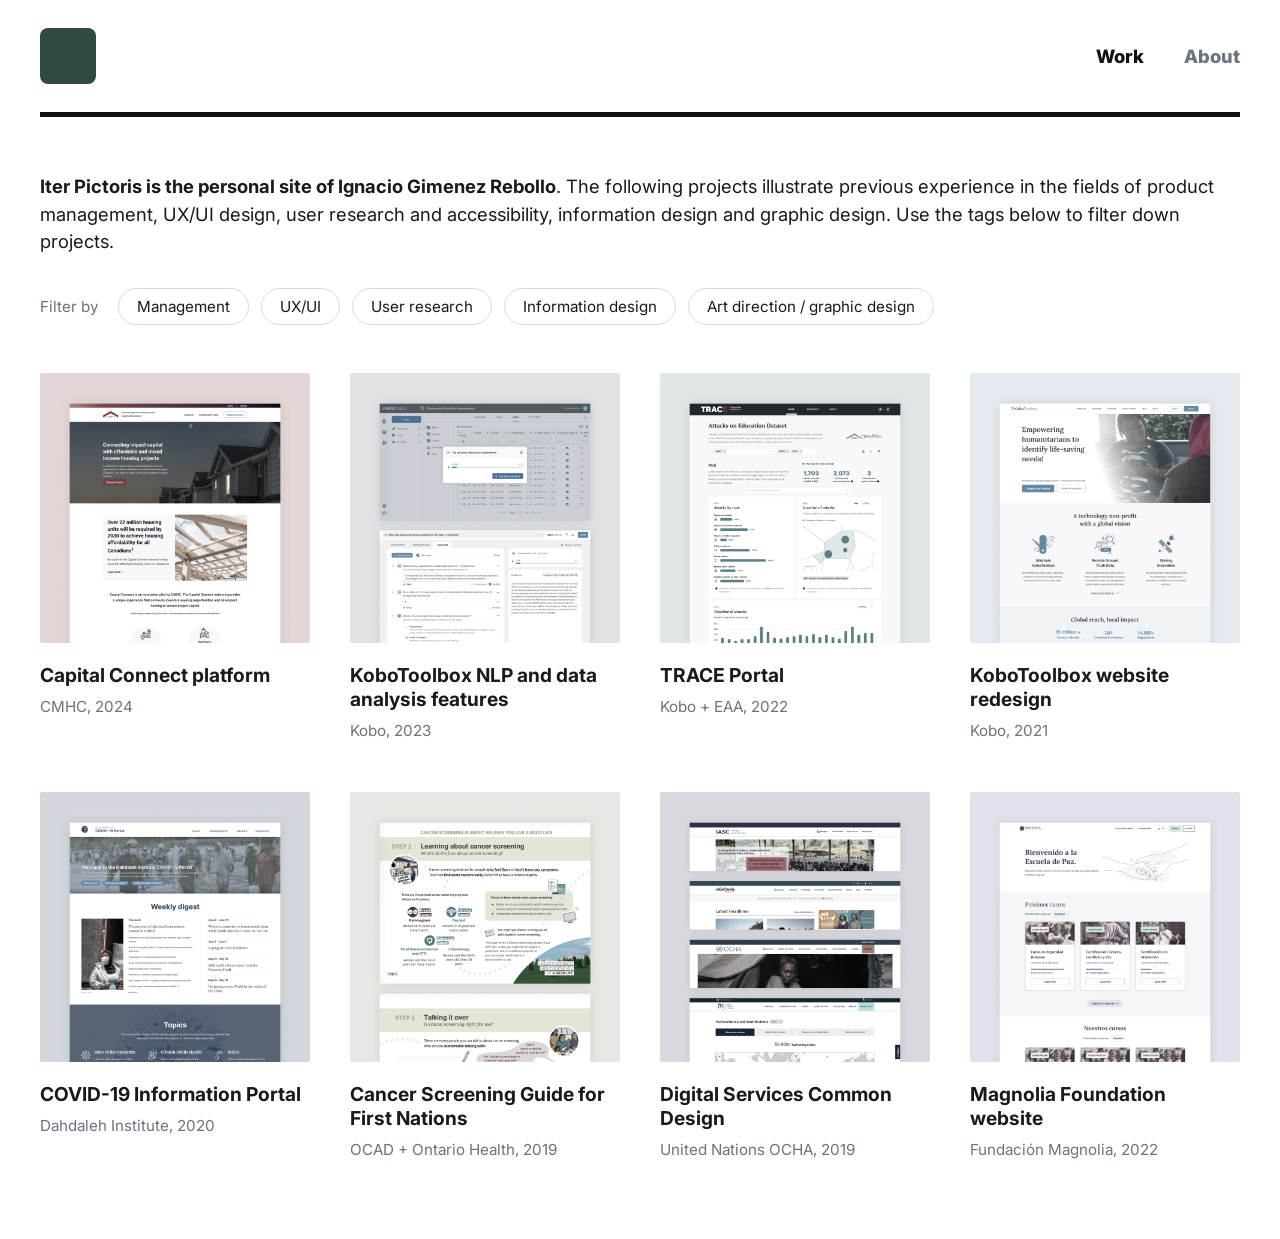
<file: index.html>
<!DOCTYPE html>
<html lang="en">
<head>
  <meta charset="UTF-8" />
  <meta name="viewport" content="width=device-width, initial-scale=1.0" />
  <title>Iter_Pictoris_site</title>

  <link rel="preconnect" href="https://fonts.googleapis.com" />
  <link rel="preconnect" href="https://fonts.gstatic.com" crossorigin />
  <link
    href="https://fonts.googleapis.com/css2?family=Inter:wght@400;500;600;700&display=swap"
    rel="stylesheet"
  />

  <link rel="stylesheet" href="css/styles.css" />
</head>
<body>
  <header class="site-header">
    <nav class="navbar">
      <div class="navbar-inner">
        <a href="index.html" aria-label="Home">
          <div class="logo-placeholder"></div>
        </a>
        <ul class="nav-links">
          <li><a href="index.html" class="active">Work</a></li>
          <li><a href="about.html">About</a></li>
        </ul>
      </div>
    </nav>
  </header>

  <main>
    <section class="intro">
      <p>
        <strong> Iter Pictoris is the personal site of Ignacio Gimenez Rebollo</strong>. The following projects illustrate previous experience in the fields of product management, UX/UI design, user research and accessibility, information design and graphic design. Use the tags below to filter down projects.
      </p>
    </section>

    <section class="filters">
      <span class="filters-label">Filter by</span>
      <div class="tag-list">
        <button class="tag" data-tag="management">Management</button>
        <button class="tag" data-tag="ux-ui">UX/UI</button>
        <button class="tag" data-tag="user-research">User research</button>
        <button class="tag" data-tag="information-design">Information design</button>
        <button class="tag" data-tag="art-direction">Art direction / graphic design</button>
      </div>
    </section>

    <section class="project-grid">

      <a href="projects/capital_connect.html" class="project-card" data-tags="management user-research">
        <img class="project-image" src="assets/tn-capital_connect.png" alt="Capital Connect platform thumbnail" />
        <h3 class="project-title">Capital Connect platform</h3>
        <p class="project-date">CMHC, 2024</p>
      </a>

      <a href="projects/kobo_nlp.html" class="project-card" data-tags="ux-ui information-design art-direction">
        <img class="project-image" src="assets/tn-kobo_nlp.png" alt="KoboToolbox NLP and data analysis features thumbnail" />
        <h3 class="project-title">KoboToolbox NLP and data analysis features</h3>
        <p class="project-date">Kobo, 2023</p>
      </a>

      <a href="projects/trace_portal.html" class="project-card" data-tags="ux-ui information-design">
        <img class="project-image" src="assets/tn-trace.png" alt="TRACE Portal thumbnail" />
        <h3 class="project-title">TRACE Portal</h3>
        <p class="project-date">Kobo + EAA, 2022</p>
      </a>

      <a href="projects/kobo_website.html" class="project-card" data-tags="art-direction">
        <img class="project-image" src="assets/tn-kobo_site.png" alt="KoboToolbox website redesign thumbnail" />
        <h3 class="project-title">KoboToolbox website redesign</h3>
        <p class="project-date">Kobo, 2021</p>
      </a>

      <a href="projects/covid_portal.html" class="project-card" data-tags="management user-research ux-ui">
        <img class="project-image" src="assets/tn-covid19_portal.png" alt="COVID-19 Information Portal thumbnail" />
        <h3 class="project-title">COVID-19 Information Portal</h3>
        <p class="project-date">Dahdaleh Institute, 2020</p>
      </a>

      <a href="projects/on_health_guide.html" class="project-card" data-tags="information-design">
        <img class="project-image" src="assets/tn-cso.png" alt="Cancer Screening Guide for First Nations thumbnail" />
        <h3 class="project-title">Cancer Screening Guide for First Nations</h3>
        <p class="project-date">OCAD + Ontario Health, 2019</p>
      </a>

      <a href="projects/common_design.html" class="project-card" data-tags="ux-ui user-research">
        <img class="project-image" src="assets/tn-common_design.png" alt="Digital Services Common Design thumbnail" />
        <h3 class="project-title">Digital Services Common Design</h3>
        <p class="project-date">United Nations OCHA, 2019</p>
      </a>

      <a href="projects/magnolia_foundation.html" class="project-card" data-tags="art-direction information-design">
        <img class="project-image" src="assets/tn-magnolia.png" alt="Magnolia Foundation website thumbnail" />
        <h3 class="project-title">Magnolia Foundation website</h3>
        <p class="project-date">Fundación Magnolia, 2022</p>
      </a>

    </section>
  </main>

  <script src="js/script.js"></script>
</body>
</html>
</file>
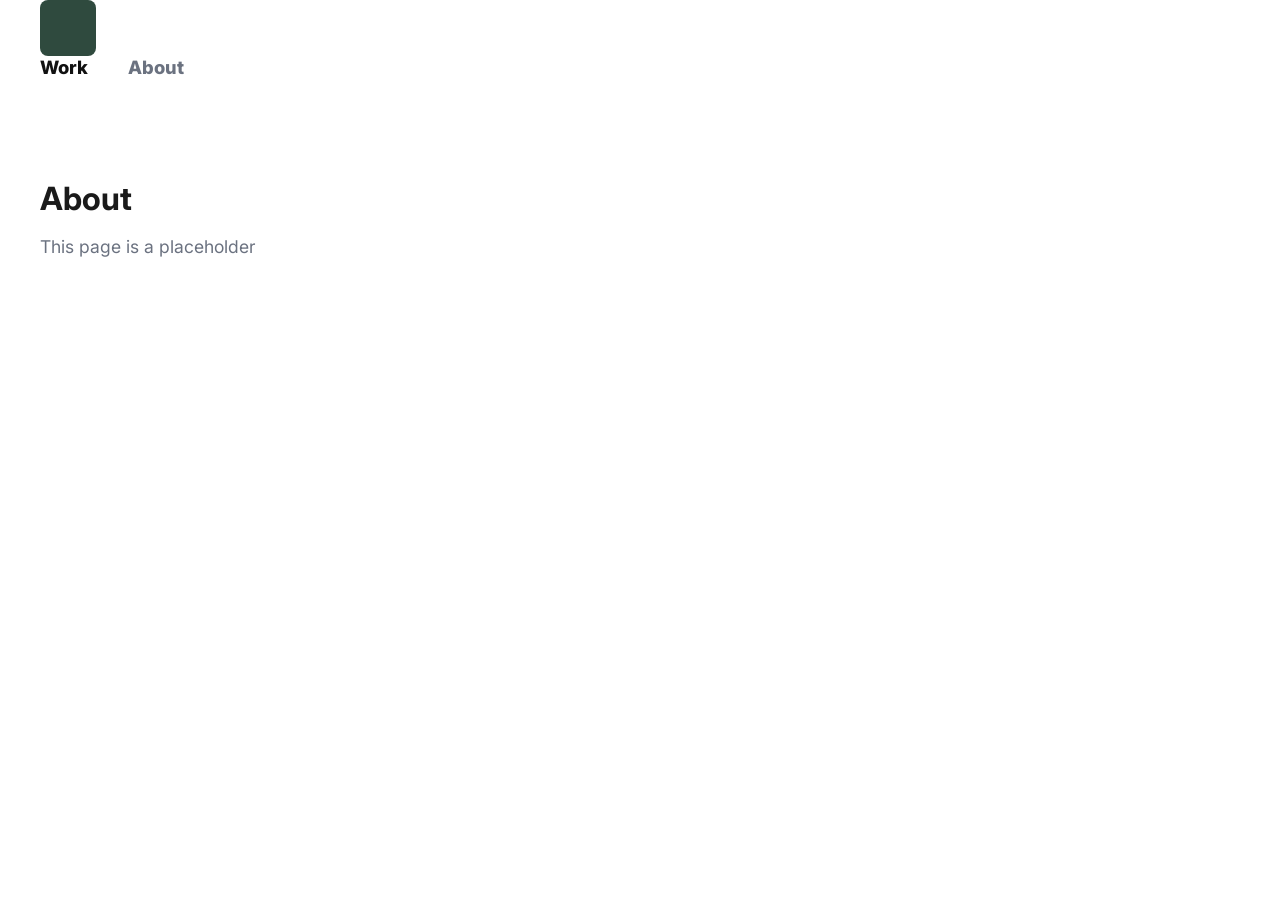
<file: about.html>
<!DOCTYPE html>
<html lang="en">
<head>
  <meta charset="UTF-8" />
  <meta name="viewport" content="width=device-width, initial-scale=1.0" />
  <title>Iter_Pictoris_site</title>

  <link rel="preconnect" href="https://fonts.googleapis.com" />
  <link rel="preconnect" href="https://fonts.gstatic.com" crossorigin />
  <link
    href="https://fonts.googleapis.com/css2?family=Inter:wght@400;500;600;700&display=swap"
    rel="stylesheet"
  />

  <link rel="stylesheet" href="css/styles.css" />
</head>
<body>
  <header class="site-header">
    <nav class="navbar">
      <a href="index.html" aria-label="Home">
        <div class="logo-placeholder"></div>
      </a>
      <ul class="nav-links">
        <li><a href="index.html" class="active">Work</a></li>
        <li><a href="about.html">About</a></li>
      </ul>
    </nav>
    <div class="nav-divider"></div>
  </header>

  <main class="placeholder-page">
    <h1>About</h1>
    <p>
      This page is a placeholder
    </p>
  </main>

</body>
</html>
</file>
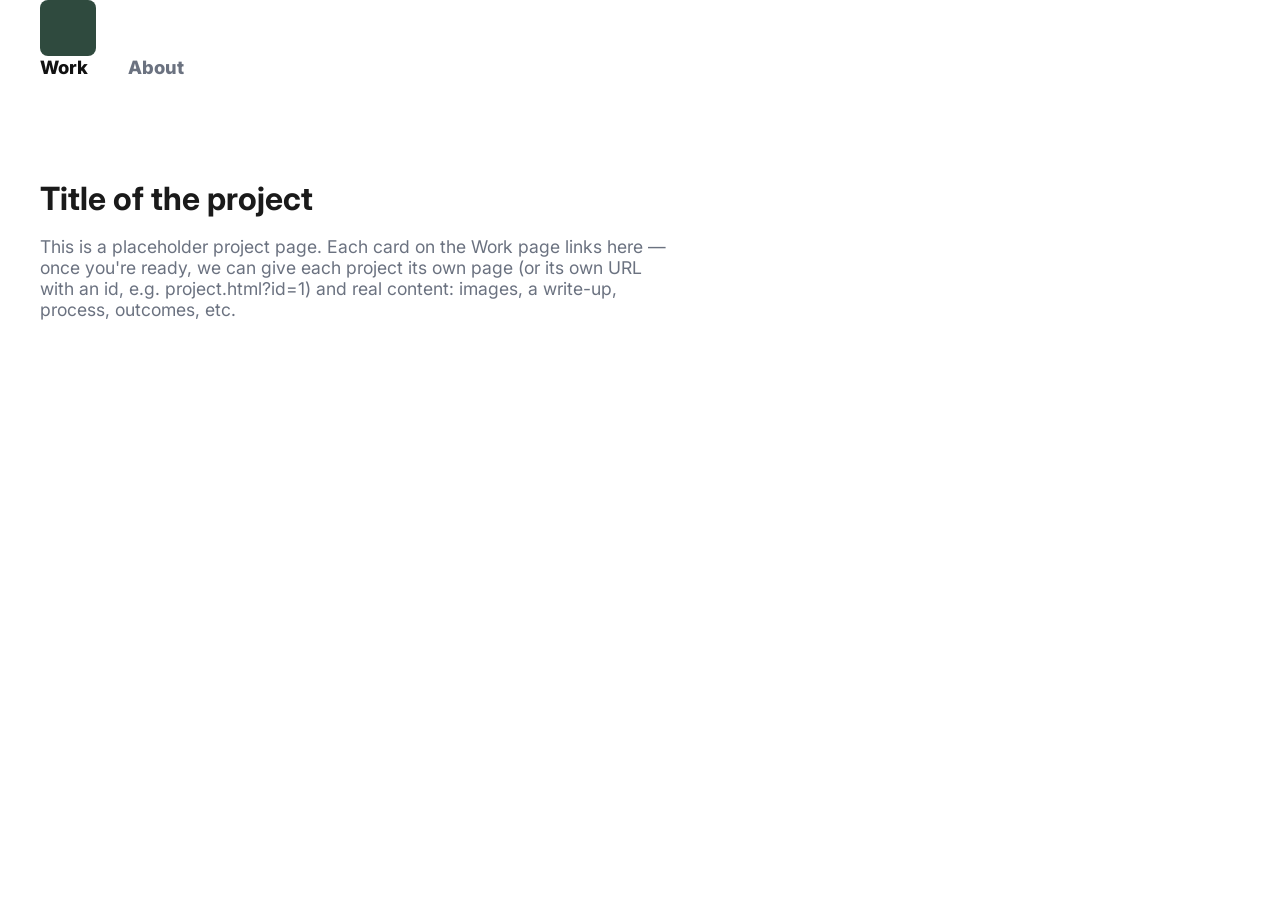
<file: projects/project.html>
<!DOCTYPE html>
<html lang="en">
<head>
  <meta charset="UTF-8" />
  <meta name="viewport" content="width=device-width, initial-scale=1.0" />
  <title>Your Name — Project</title>

  <link rel="preconnect" href="https://fonts.googleapis.com" />
  <link rel="preconnect" href="https://fonts.gstatic.com" crossorigin />
  <link
    href="https://fonts.googleapis.com/css2?family=Inter:wght@400;500;600;700&display=swap"
    rel="stylesheet"
  />

  <link rel="stylesheet" href="../css/styles.css" />
</head>
<body>

  <header class="site-header">
    <nav class="navbar">
      <a href="index.html" aria-label="Home">
        <div class="logo-placeholder"></div>
      </a>
      <ul class="nav-links">
        <li><a href="index.html" class="active">Work</a></li>
        <li><a href="about.html">About</a></li>
      </ul>
    </nav>
    <div class="nav-divider"></div>
  </header>

  <main class="placeholder-page">
    <h1>Title of the project</h1>
    <p>
      This is a placeholder project page. Each card on the Work page links
      here — once you're ready, we can give each project its own page (or
      its own URL with an id, e.g. project.html?id=1) and real content:
      images, a write-up, process, outcomes, etc.
    </p>
  </main>

</body>
</html>
</file>
<file: css/styles.css>
:root {
  --color-black: #111111;
  --color-white: #ffffff;
  --color-text: #1a1a1a;
  --color-text-muted: #6b7280;
  --color-border: #d6dade;
  --color-placeholder: #e3eaf0;   /* card image background */
  --color-highlight: #fde047;     /* yellow hover highlight */
  --color-logo-bg: #2f4a3e;       /* placeholder logo colour */

  --font-main: "Inter", -apple-system, BlinkMacSystemFont, "Segoe UI", sans-serif;

  --max-width: 1400px;
  --gutter: 40px;
}

/* ---- Reset / base ---------------------------------------- */
* {
  box-sizing: border-box;
}

body {
  margin: 0;
  font-family: var(--font-main);
  color: var(--color-text);
  background: var(--color-white);
  -webkit-font-smoothing: antialiased;
}

a {
  color: inherit;
  text-decoration: none;
}

ul {
  list-style: none;
  margin: 0;
  padding: 0;
}

img {
  max-width: 100%;
  display: block;
}

.wrapper {
  max-width: var(--max-width);
  margin: 0 auto;
  padding: 0 var(--gutter);
}

/* ---- Header / nav ------------------------------------------
   position: sticky keeps it in normal document flow (so page
   content simply starts below it — no overlap to fix), but it
   sticks to the top of the viewport once you scroll past it.
------------------------------------------------------------- */
.site-header {
  position: sticky;
  top: 0;
  z-index: 100;
  background: var(--color-white);
}

.navbar {
  max-width: var(--max-width);
  margin: 0 auto;
  padding: 0 var(--gutter);
}

.navbar-inner {
  display: flex;
  align-items: center;
  justify-content: space-between;
  padding: 28px 0;
  border-bottom: 5px solid var(--color-black);
}

.logo-placeholder {
  width: 56px;
  height: 56px;
  border-radius: 8px;
  background: var(--color-logo-bg);
  /* TODO: replace with your actual logo (img/svg) */
}

.nav-links {
  display: flex;
  gap: 40px;
}

.nav-links a {
  font-weight: 800;
  font-size: 1.15rem;
  color: var(--color-text-muted);
  transition: color 0.15s ease;
}

.nav-links a.active {
  /* current page indicator — tweak as you like */
  color: var(--color-black)
}

/* ---- Intro text -------------------------------------------- */
.intro {
  max-width: var(--max-width);
  margin: 0 auto;
  padding: 56px var(--gutter) 32px;
}

.intro p {
  font-size: 1.15rem;
  line-height: 1.5;
  max-width: 98%;
  margin: 0;
}

/* ---- Filters -------------------------------------------------- */
.filters {
  max-width: var(--max-width);
  margin: 0 auto;
  padding: 0 var(--gutter) 48px;
  display: flex;
  flex-wrap: wrap;
  align-items: center;
  gap: 16px;
}

.filters-label {
  color: var(--color-text-muted);
  font-size: 0.95rem;
  margin-right: 4px;
}

.tag-list {
  display: flex;
  flex-wrap: wrap;
  gap: 12px;
}

.tag {
  font-family: inherit;
  font-size: 0.95rem;
  background: var(--color-white);
  color: var(--color-text);
  border: 1px solid var(--color-border);
  border-radius: 20px;
  padding: 8px 18px;
  cursor: pointer;
  transition: background 0.15s ease, color 0.15s ease, border-color 0.15s ease;
}

.tag:hover {
  border-color: var(--color-black);
}

.tag.active {
  background: var(--color-black);
  border-color: var(--color-black);
  color: var(--color-white);
}

/* ---- Project grid ---------------------------------------------- */
.project-grid {
  max-width: var(--max-width);
  margin: 0 auto;
  padding: 0 var(--gutter) 80px;
  display: grid;
  grid-template-columns: repeat(4, 1fr);
  column-gap: 40px;
  row-gap: 52px;
}

.project-card {
  display: block;
}

.project-image {
  width: 100%;
  aspect-ratio: 1 / 1;
  background: var(--color-placeholder);
  border-radius: 2px;
  filter: grayscale(70%);
  transform: scale(1);
  transition: filter 0.25s ease, transform 0.25s ease;
  margin-bottom: 20px;
}

.project-card:hover .project-image {
  filter: grayscale(0%);
  transform: scale(1.01);
}

.project-title {
  margin: 20px 0 6px;
  font-size: 1.2rem;
  font-weight: 700;
  display: inline;
  /* box-decoration-break lets the highlight wrap cleanly if the
     title spans two lines */
  -webkit-box-decoration-break: clone;
  box-decoration-break: clone;
  background-color: transparent;
  transition: background-color 0.15s ease;
}

.project-card:hover .project-title {
  background-color: var(--color-highlight);
}

.project-date {
  margin: 0;
  font-size: 0.95rem;
  font-weight: 400;
  color: var(--color-text-muted);
  margin-top: 10px;
}

/* ---- Responsive ---------------------------------------------- */
@media (max-width: 1024px) {
  .project-grid {
    grid-template-columns: repeat(2, 1fr);
  }
}

@media (max-width: 640px) {
  :root {
    --gutter: 20px;
  }

  .navbar {
    padding: 16px var(--gutter);
  }

  .logo-placeholder {
    width: 44px;
    height: 44px;
  }

  .nav-links {
    gap: 24px;
  }

  .intro {
    padding-top: 36px;
  }

  .intro p {
    font-size: 1.05rem;
  }

  .project-grid {
    grid-template-columns: 1fr;
    row-gap: 40px;
  }
}

/* ---- Simple placeholder page styling (about.html / project.html) */
.placeholder-page {
  max-width: var(--max-width);
  margin: 0 auto;
  padding: 80px var(--gutter);
}

.placeholder-page h1 {
  font-size: 2rem;
  margin-bottom: 16px;
}

.placeholder-page p {
  font-size: 1.1rem;
  color: var(--color-text-muted);
  max-width: 640px;
}
</file>
